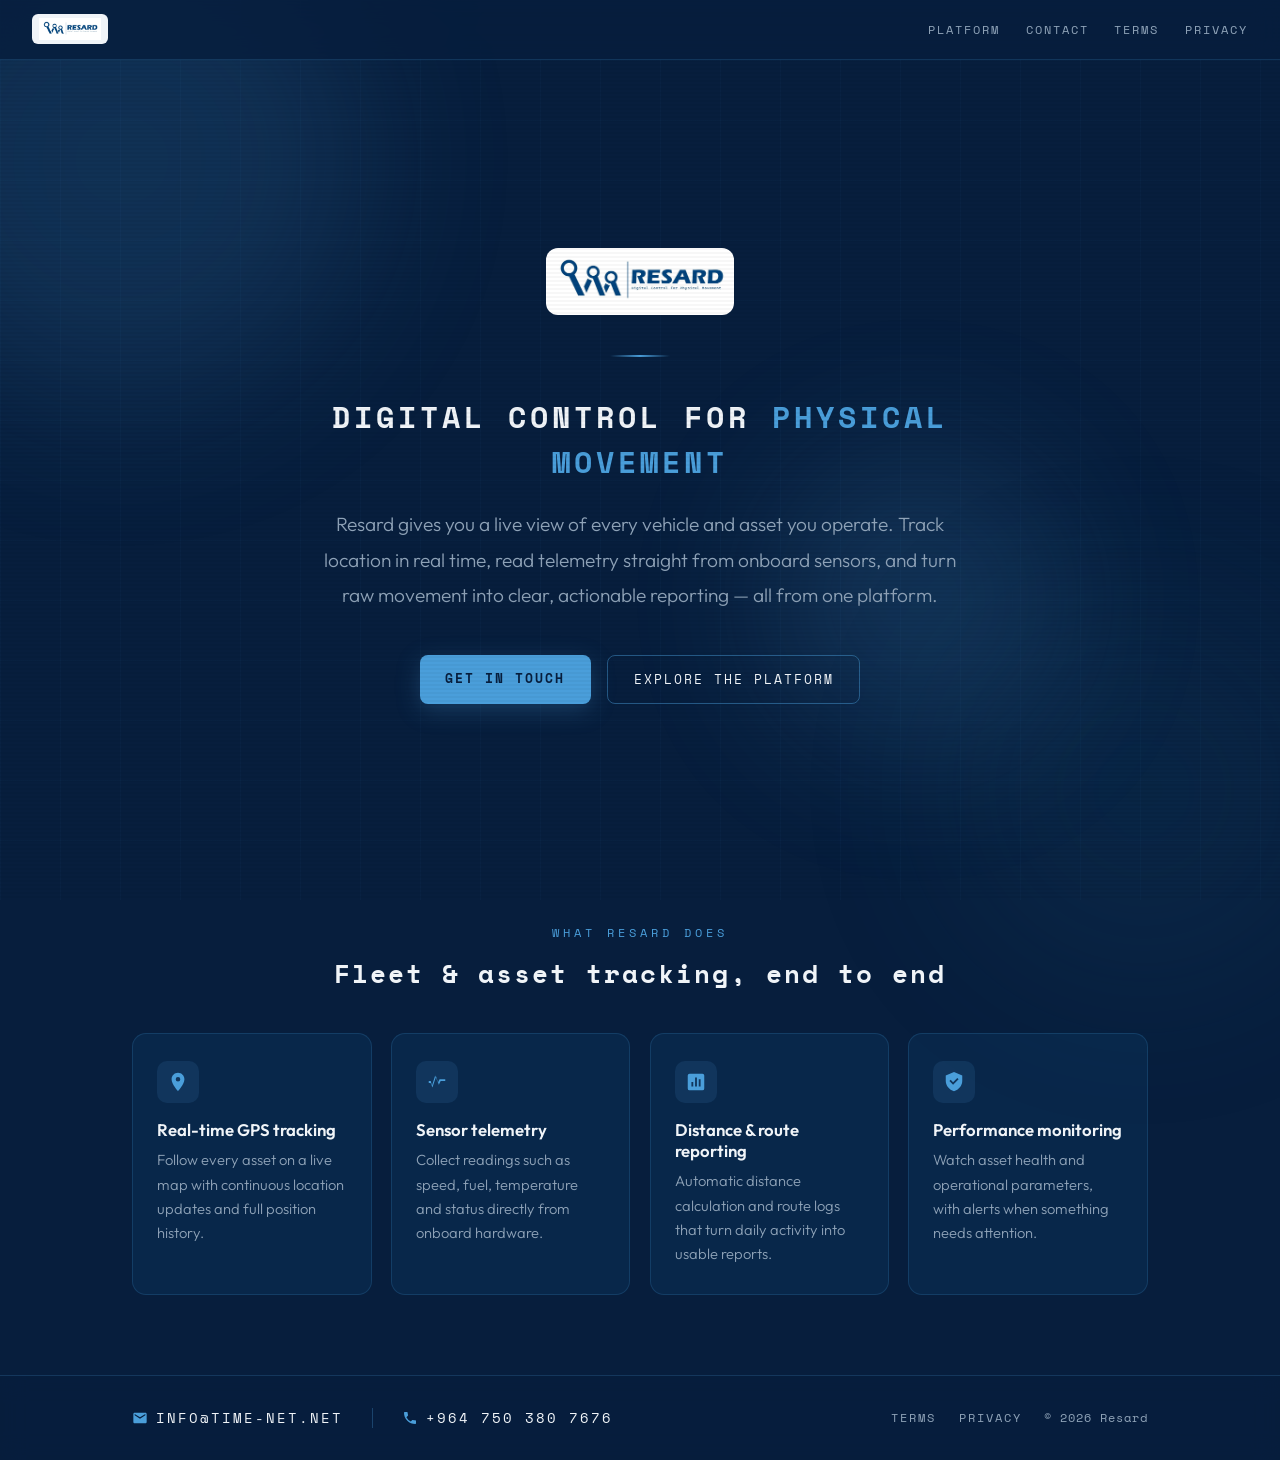
<file: index.html>
<!DOCTYPE html>
<html lang="en">
<head>
  <meta charset="UTF-8">
  <meta name="viewport" content="width=device-width, initial-scale=1.0">
  <title>Resard — Real-Time Fleet &amp; Asset Tracking Platform</title>
  <meta name="description" content="Resard is a fleet and asset tracking platform: real-time GPS location, sensor telemetry, distance reporting and performance monitoring from a single dashboard.">
  <meta name="keywords" content="fleet tracking, asset tracking, GPS tracking, telemetry, vehicle tracking, fleet management, real-time location, route reporting">
  <meta name="author" content="Resard">
  <meta name="robots" content="index, follow">
  <meta name="theme-color" content="#0a0e14">
  <link rel="canonical" href="https://resard.net/">

  <!-- Open Graph / Facebook -->
  <meta property="og:type" content="website">
  <meta property="og:site_name" content="Resard">
  <meta property="og:url" content="https://resard.net/">
  <meta property="og:title" content="Resard — Real-Time Fleet &amp; Asset Tracking Platform">
  <meta property="og:description" content="Track location in real time, read telemetry straight from onboard sensors, and turn raw movement into clear, actionable reporting — all from one platform.">
  <meta property="og:image" content="https://resard.net/logo.jpg">
  <meta property="og:image:alt" content="Resard logo">
  <meta property="og:locale" content="en_US">

  <!-- Twitter -->
  <meta name="twitter:card" content="summary_large_image">
  <meta name="twitter:title" content="Resard — Real-Time Fleet &amp; Asset Tracking Platform">
  <meta name="twitter:description" content="Track location in real time, read telemetry straight from onboard sensors, and turn raw movement into clear, actionable reporting — all from one platform.">
  <meta name="twitter:image" content="https://resard.net/logo.jpg">

  <link rel="icon" type="image/jpeg" href="logo.jpg">
  <link rel="apple-touch-icon" href="logo.jpg">

  <link rel="preconnect" href="https://fonts.googleapis.com">
  <link rel="preconnect" href="https://fonts.gstatic.com" crossorigin>
  <link href="https://fonts.googleapis.com/css2?family=Outfit:wght@300;400;500;600;700&family=Space+Mono:wght@400;700&display=swap" rel="stylesheet">
  <link rel="stylesheet" href="style.css">

  <script type="application/ld+json">
  {
    "@context": "https://schema.org",
    "@graph": [
      {
        "@type": "Organization",
        "@id": "https://resard.net/#organization",
        "name": "Resard",
        "url": "https://resard.net/",
        "logo": "https://resard.net/logo.jpg",
        "email": "info@time-net.net",
        "telephone": "+964 750 380 7676",
        "address": {
          "@type": "PostalAddress",
          "addressLocality": "Erbil",
          "addressRegion": "Kurdistan Region",
          "addressCountry": "IQ"
        }
      },
      {
        "@type": "WebSite",
        "@id": "https://resard.net/#website",
        "url": "https://resard.net/",
        "name": "Resard",
        "description": "Fleet and asset tracking platform with real-time GPS location, sensor telemetry, distance reporting and performance monitoring.",
        "publisher": { "@id": "https://resard.net/#organization" }
      },
      {
        "@type": "SoftwareApplication",
        "name": "Resard",
        "applicationCategory": "BusinessApplication",
        "operatingSystem": "Web",
        "url": "https://resard.net/",
        "description": "Fleet and asset tracking platform: real-time GPS location, sensor telemetry, distance reporting and performance monitoring from a single dashboard.",
        "publisher": { "@id": "https://resard.net/#organization" },
        "offers": {
          "@type": "Offer",
          "price": "0",
          "priceCurrency": "USD"
        }
      }
    ]
  }
  </script>
</head>
<body>

<div class="grid-bg"></div>
<div class="orb orb-1"></div>
<div class="orb orb-2"></div>
<div class="orb orb-3"></div>
<div class="scanline"></div>

<header class="site-header">
  <a class="brand" href="index.html">
    <img src="logo.jpg" alt="Resard logo" width="120" height="40" decoding="async">
  </a>
  <nav class="nav" aria-label="Primary">
    <a href="#platform">Platform</a>
    <a href="#contact">Contact</a>
    <a href="terms.html">Terms</a>
    <a href="privacy.html">Privacy</a>
  </nav>
</header>

<main>
  <section class="hero">
    <div class="logo-wrapper">
      <img src="logo.jpg" alt="Resard — digital control for physical movement" width="200" height="67" fetchpriority="high" decoding="async">
    </div>

    <div class="divider"></div>

    <h1>Digital control for <span class="accent">physical movement</span></h1>

    <p class="tagline">
      Resard gives you a live view of every vehicle and asset you operate.
      Track location in real time, read telemetry straight from onboard sensors,
      and turn raw movement into clear, actionable reporting — all from one platform.
    </p>

    <div class="cta-row">
      <a class="btn btn-primary" href="#contact">Get in touch</a>
      <a class="btn btn-ghost" href="#platform">Explore the platform</a>
    </div>
  </section>

  <section class="section" id="platform">
    <p class="section-eyebrow">What Resard does</p>
    <h2 class="section-title">Fleet &amp; asset tracking, end to end</h2>

    <div class="cards">
      <div class="card">
        <span class="icon">
          <svg viewBox="0 0 24 24"><path d="M12 2C8.13 2 5 5.13 5 9c0 5.25 7 13 7 13s7-7.75 7-13c0-3.87-3.13-7-7-7zm0 9.5A2.5 2.5 0 1112 6.5a2.5 2.5 0 010 5z"/></svg>
        </span>
        <h3>Real-time GPS tracking</h3>
        <p>Follow every asset on a live map with continuous location updates and full position history.</p>
      </div>

      <div class="card">
        <span class="icon">
          <svg viewBox="0 0 24 24"><path d="M3 13h2l2 5 4-12 3 9 2-4h5v-2h-6.2l-1.8 3.6L10 5 6.5 16 5.2 11H3z"/></svg>
        </span>
        <h3>Sensor telemetry</h3>
        <p>Collect readings such as speed, fuel, temperature and status directly from onboard hardware.</p>
      </div>

      <div class="card">
        <span class="icon">
          <svg viewBox="0 0 24 24"><path d="M19 3H5a2 2 0 00-2 2v14a2 2 0 002 2h14a2 2 0 002-2V5a2 2 0 00-2-2zM9 17H7v-5h2v5zm4 0h-2V7h2v10zm4 0h-2v-8h2v8z"/></svg>
        </span>
        <h3>Distance &amp; route reporting</h3>
        <p>Automatic distance calculation and route logs that turn daily activity into usable reports.</p>
      </div>

      <div class="card">
        <span class="icon">
          <svg viewBox="0 0 24 24"><path d="M12 1l9 4v6c0 5-3.8 9.7-9 11-5.2-1.3-9-6-9-11V5l9-4zm-1 14l6-6-1.4-1.4L11 12.2 8.4 9.6 7 11l4 4z"/></svg>
        </span>
        <h3>Performance monitoring</h3>
        <p>Watch asset health and operational parameters, with alerts when something needs attention.</p>
      </div>
    </div>
  </section>
</main>

<footer class="site-footer" id="contact">
  <div class="footer-inner">
    <div class="contact">
      <a href="mailto:info@time-net.net">
        <svg viewBox="0 0 24 24"><path d="M20 4H4c-1.1 0-2 .9-2 2v12c0 1.1.9 2 2 2h16c1.1 0 2-.9 2-2V6c0-1.1-.9-2-2-2zm0 4l-8 5-8-5V6l8 5 8-5v2z"/></svg>
        info@time-net.net
      </a>
      <span class="sep"></span>
      <a href="tel:+9647503807676">
        <svg viewBox="0 0 24 24"><path d="M6.62 10.79a15.05 15.05 0 006.59 6.59l2.2-2.2a1 1 0 011.01-.24c1.12.37 2.33.57 3.58.57.55 0 1 .45 1 1V20a1 1 0 01-1 1A17 17 0 013 4a1 1 0 011-1h3.5a1 1 0 011 1c0 1.25.2 2.46.57 3.58a1 1 0 01-.24 1.01l-2.2 2.2z"/></svg>
        +964 750 380 7676
      </a>
    </div>
    <div class="footer-meta">
      <a href="terms.html">Terms</a>
      <a href="privacy.html">Privacy</a>
      <span class="copy">© 2026 Resard</span>
    </div>
  </div>
</footer>

</body>
</html>
</file>
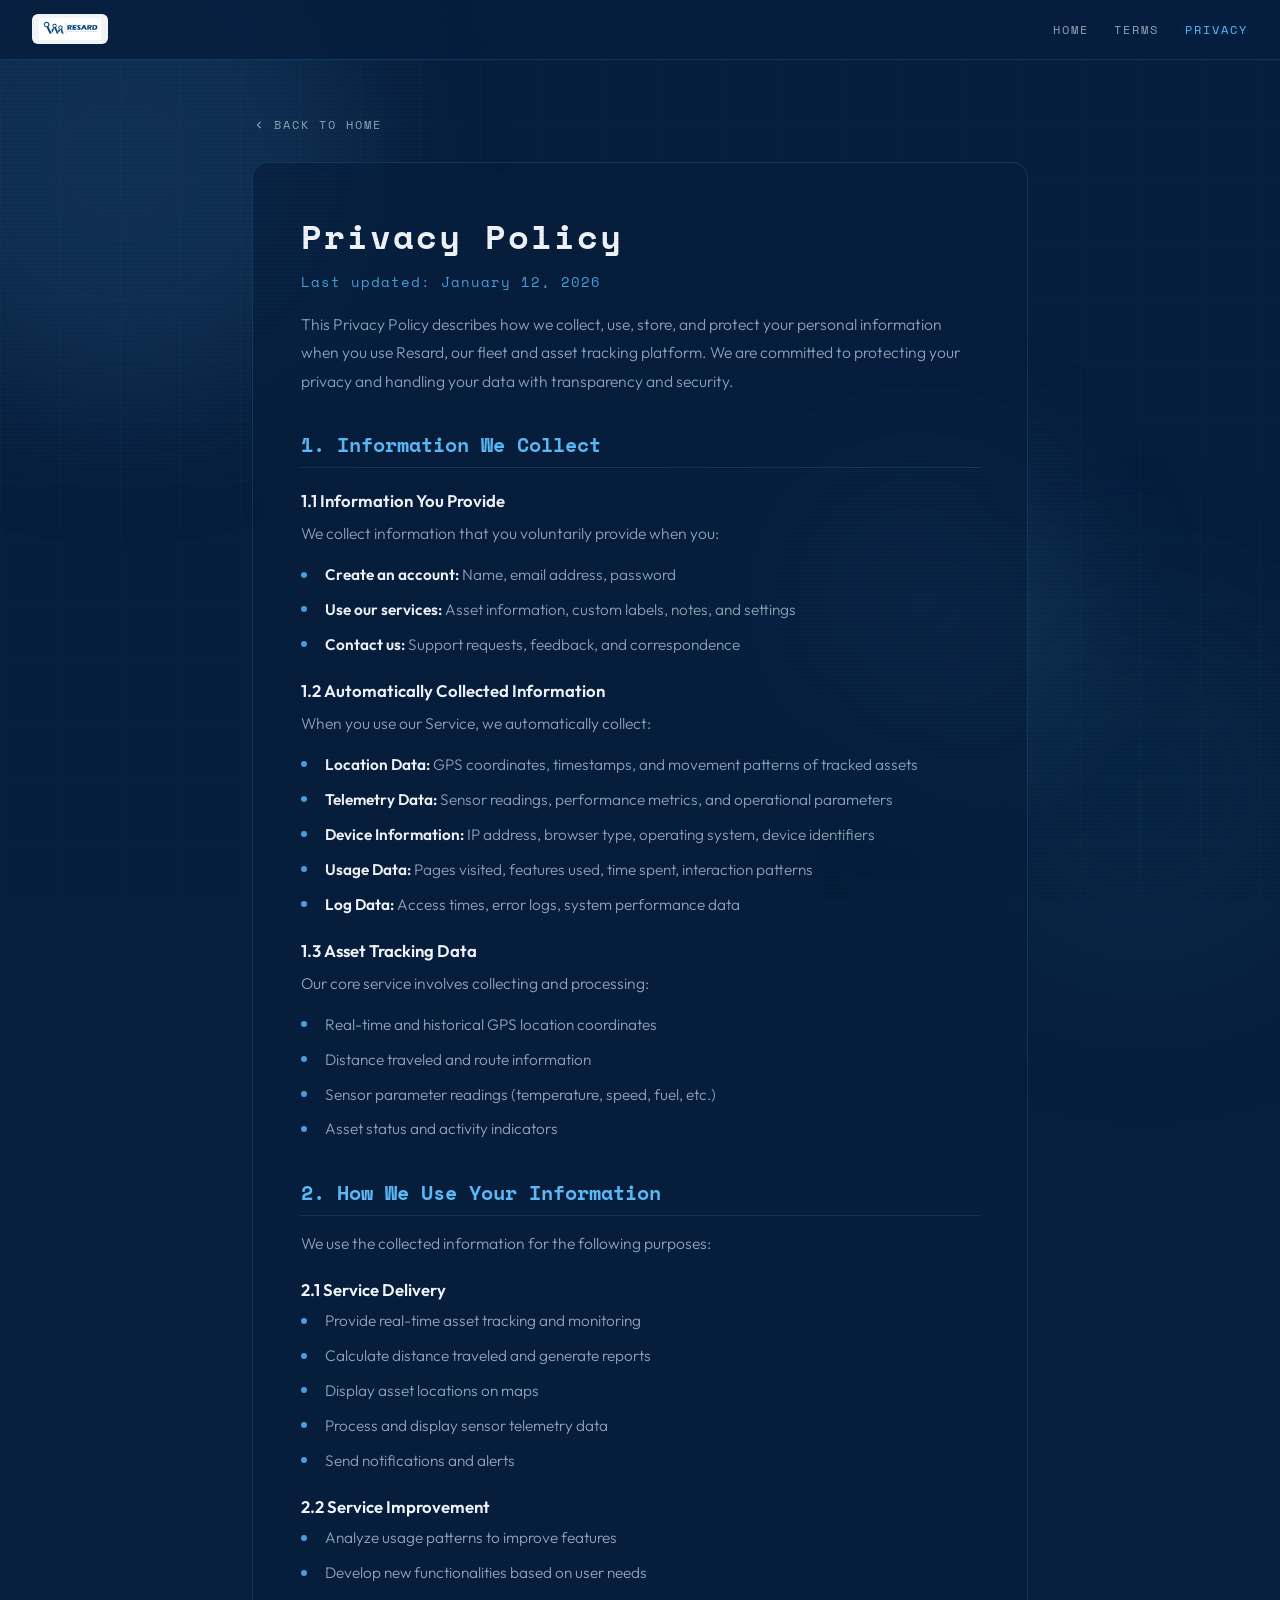
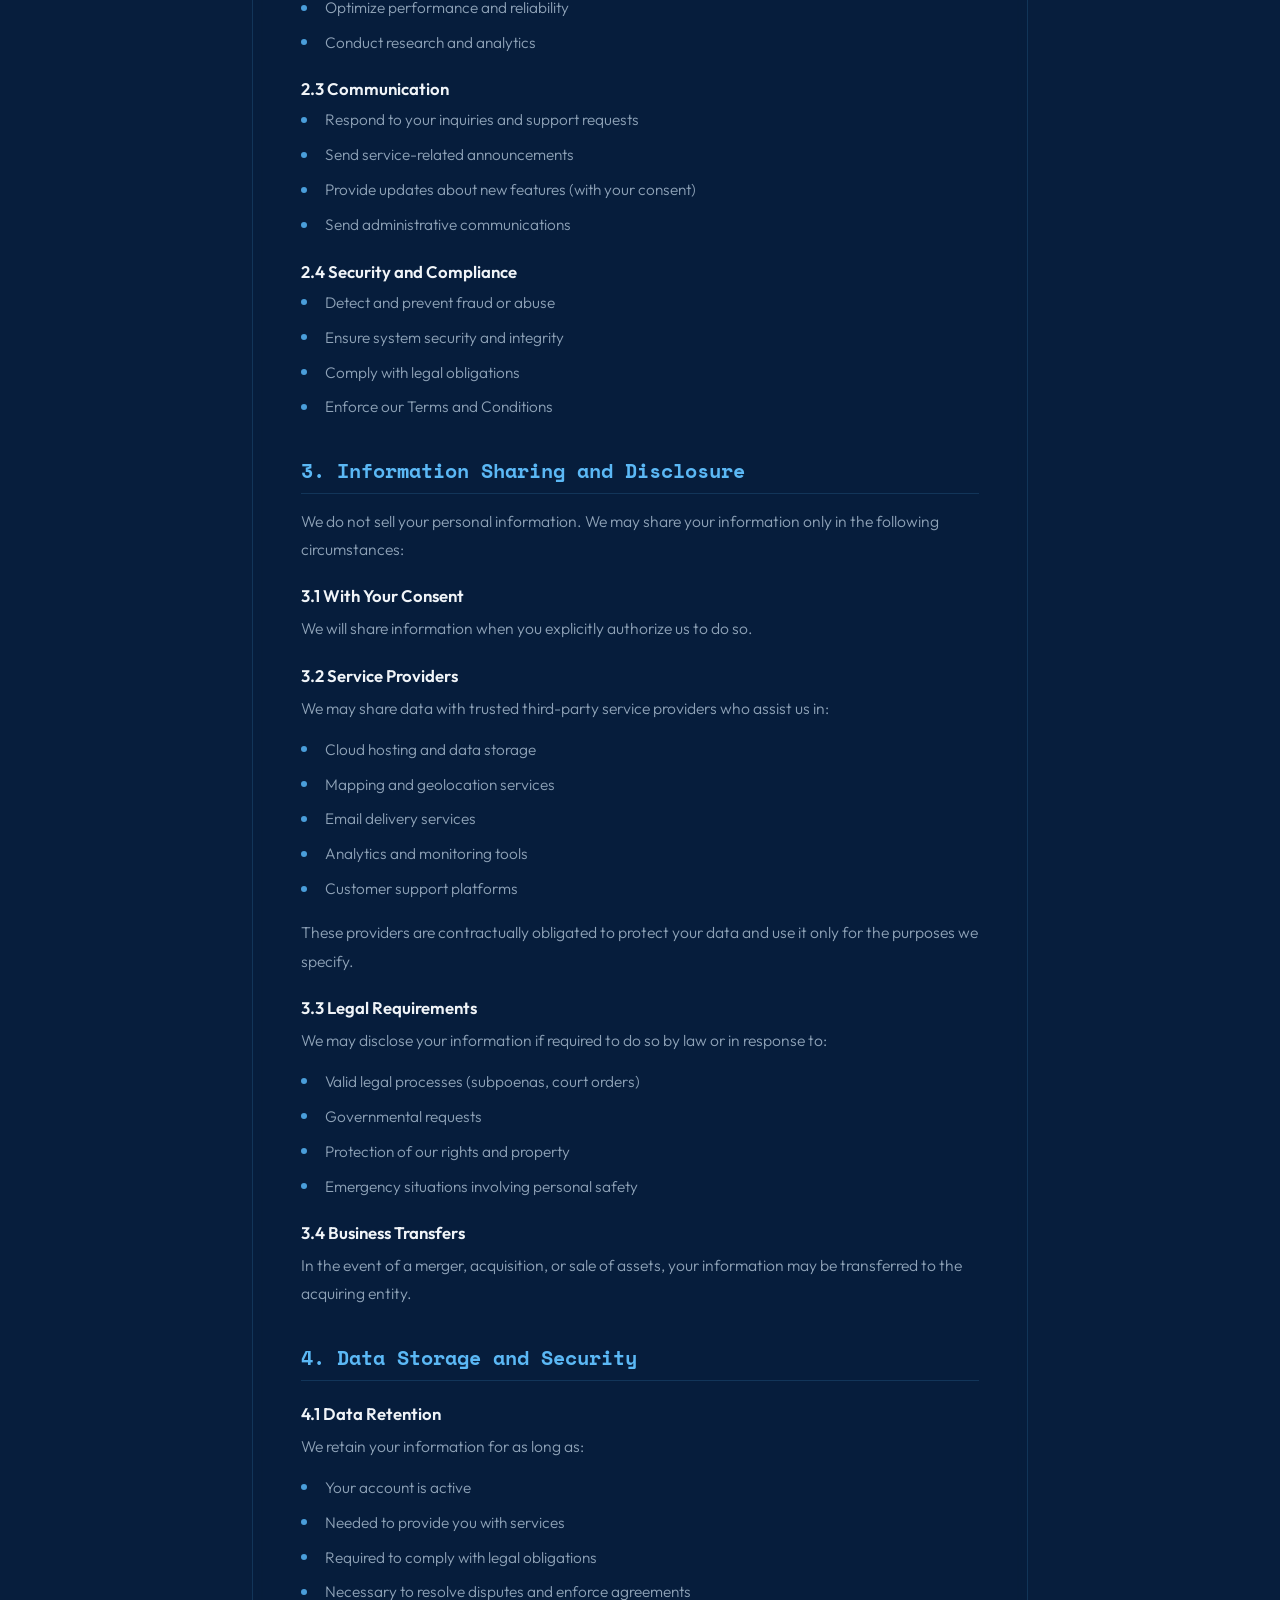
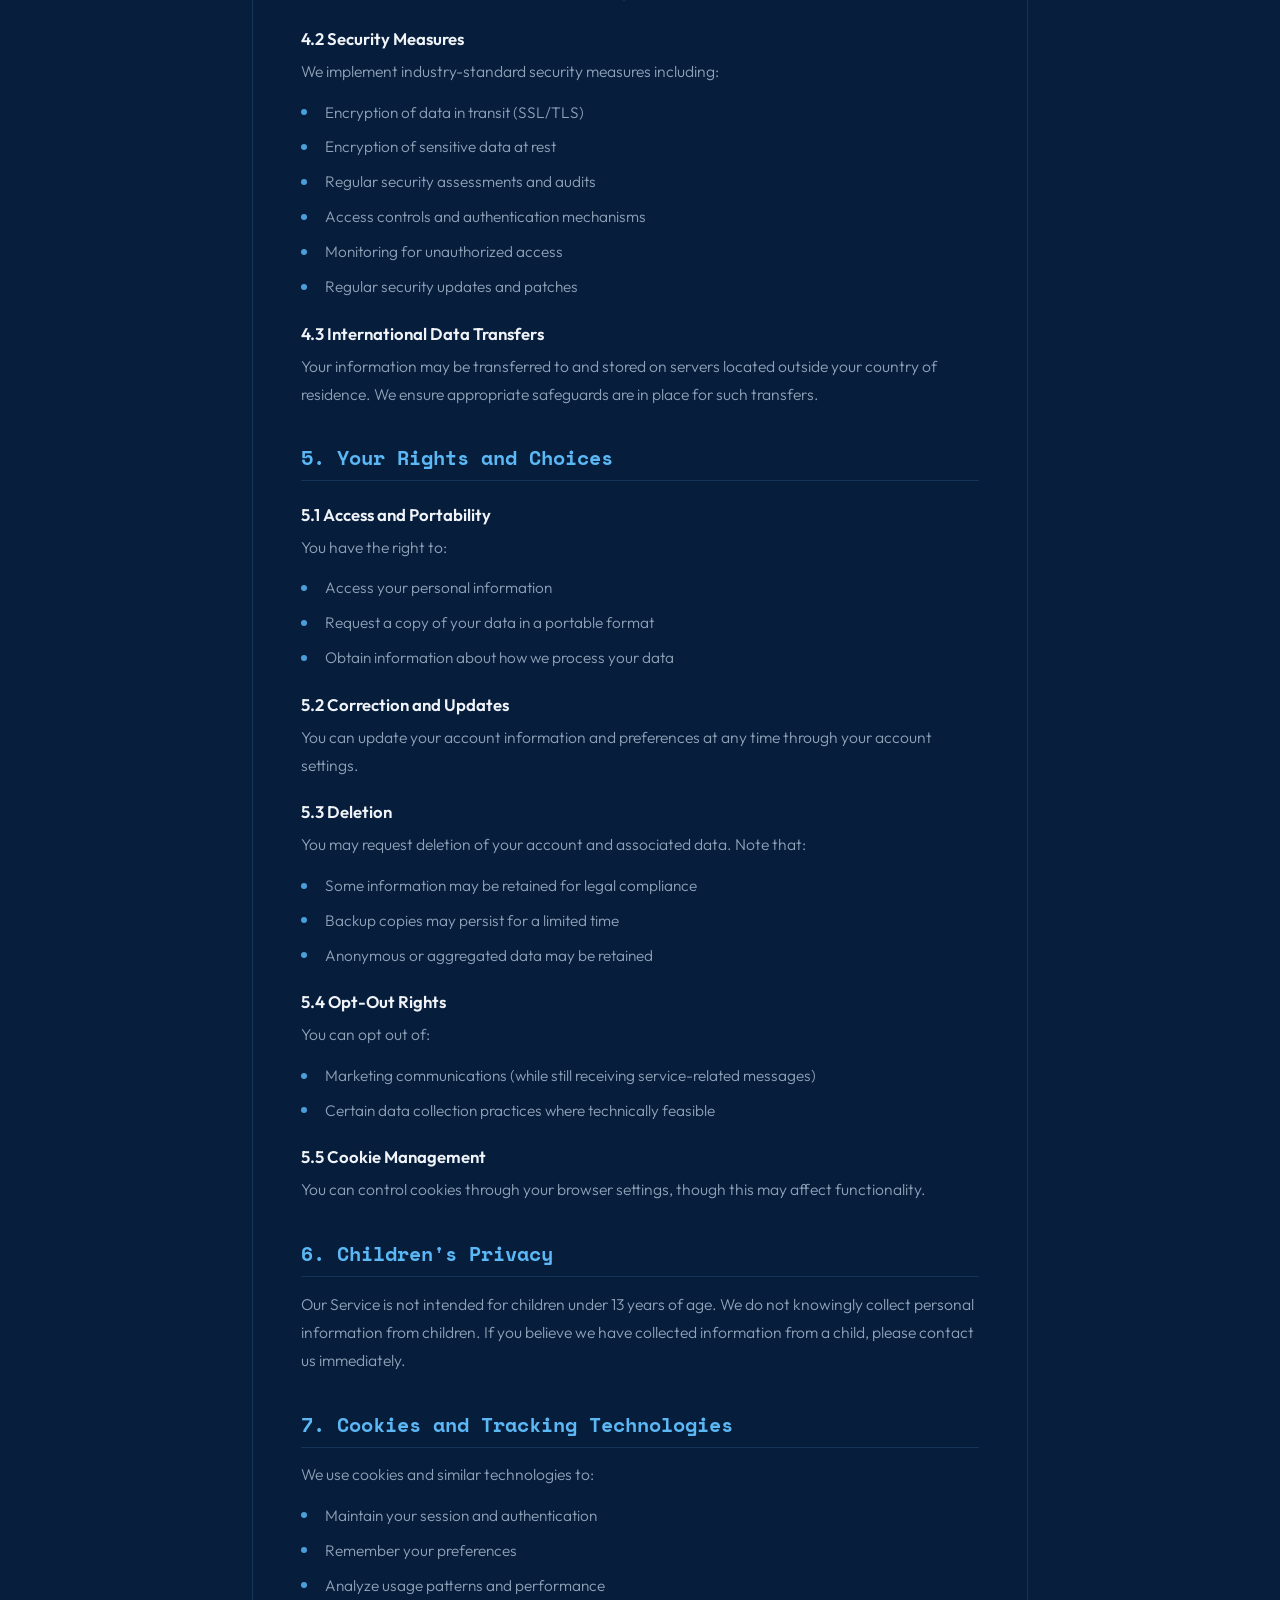
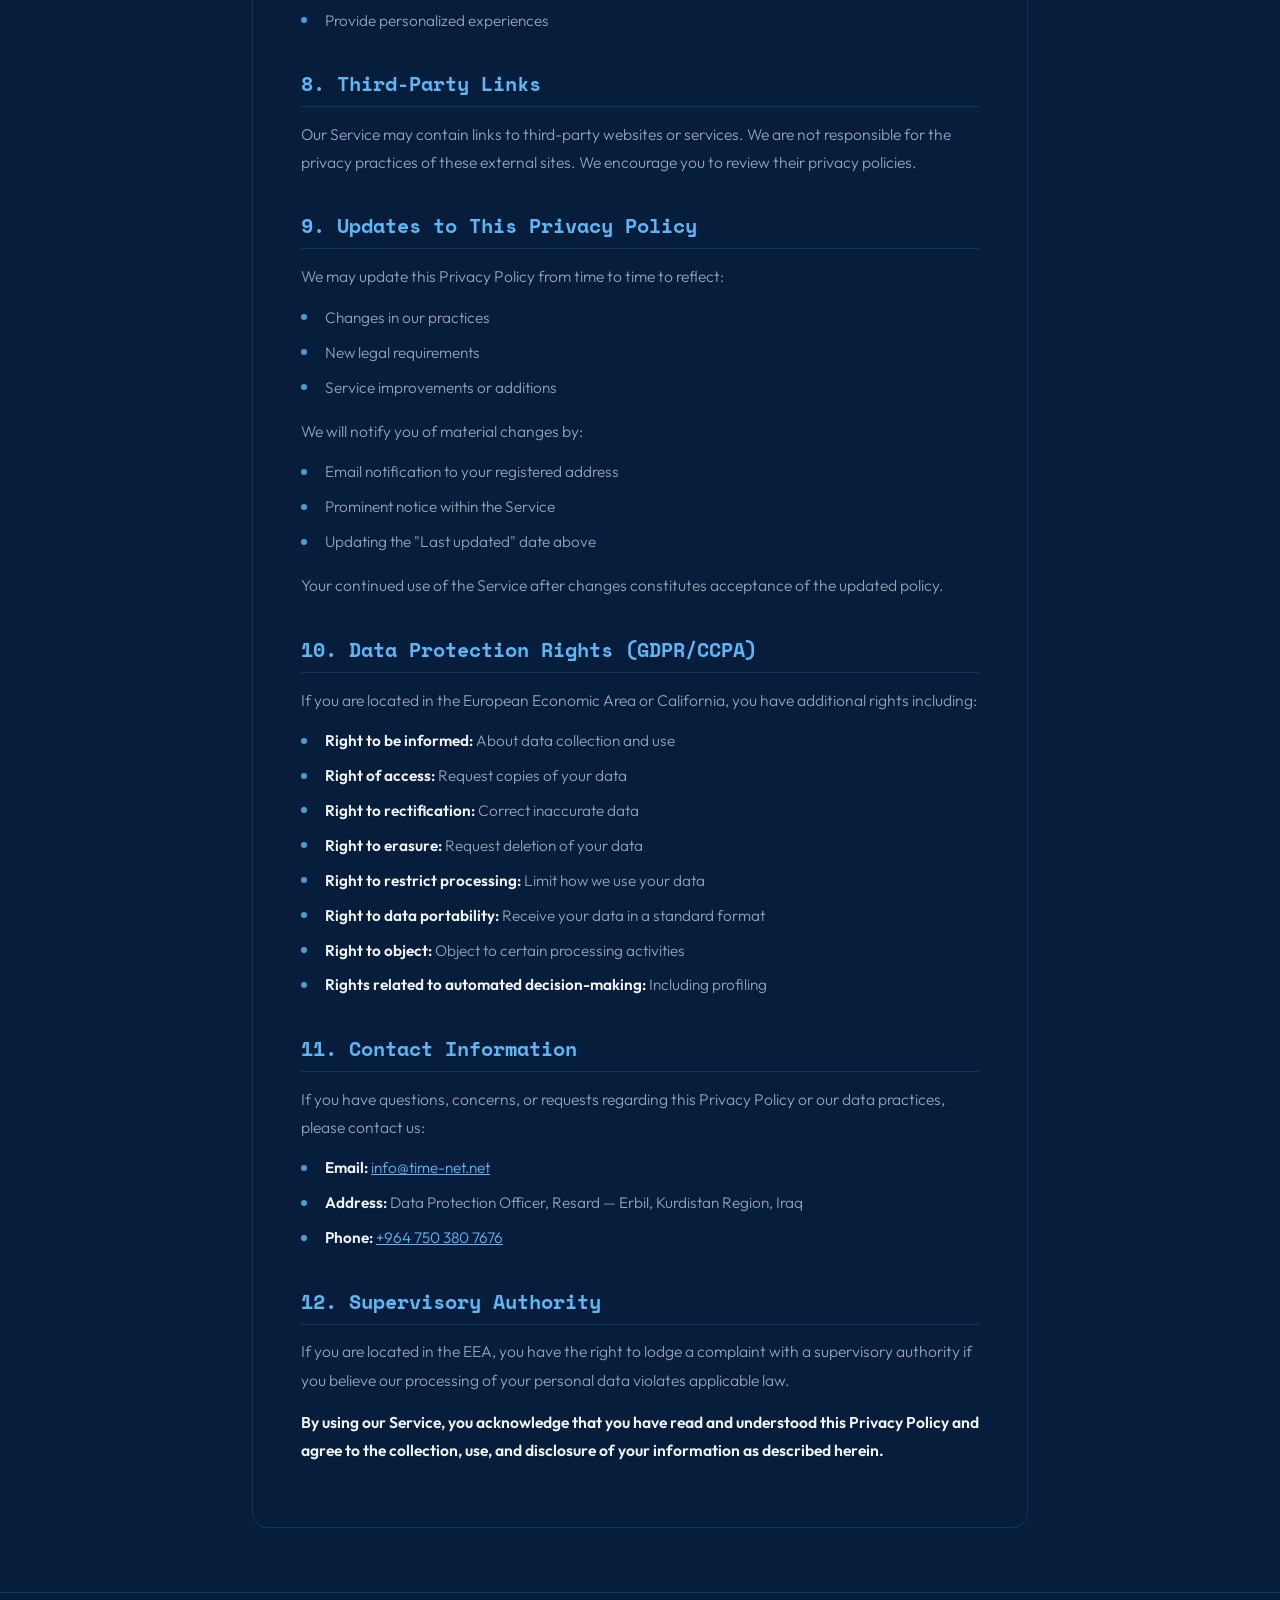
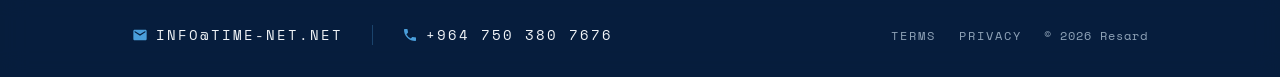
<file: privacy.html>
<!DOCTYPE html>
<html lang="en">
<head>
  <meta charset="UTF-8">
  <meta name="viewport" content="width=device-width, initial-scale=1.0">
  <title>Privacy Policy — Resard</title>
  <meta name="description" content="Privacy Policy for Resard, the fleet and asset tracking platform. Learn how we collect, use, store and protect your data.">
  <meta name="robots" content="index, follow">
  <meta name="theme-color" content="#0a0e14">
  <link rel="canonical" href="https://resard.net/privacy.html">

  <meta property="og:type" content="website">
  <meta property="og:site_name" content="Resard">
  <meta property="og:url" content="https://resard.net/privacy.html">
  <meta property="og:title" content="Privacy Policy — Resard">
  <meta property="og:description" content="Privacy Policy for Resard, the fleet and asset tracking platform.">
  <meta property="og:image" content="https://resard.net/logo.jpg">
  <meta name="twitter:card" content="summary">

  <link rel="icon" type="image/jpeg" href="logo.jpg">
  <link rel="apple-touch-icon" href="logo.jpg">

  <link rel="preconnect" href="https://fonts.googleapis.com">
  <link rel="preconnect" href="https://fonts.gstatic.com" crossorigin>
  <link href="https://fonts.googleapis.com/css2?family=Outfit:wght@300;400;500;600;700&family=Space+Mono:wght@400;700&display=swap" rel="stylesheet">
  <link rel="stylesheet" href="style.css">
</head>
<body>

<div class="grid-bg"></div>
<div class="orb orb-1"></div>
<div class="orb orb-2"></div>
<div class="orb orb-3"></div>
<div class="scanline"></div>

<header class="site-header">
  <a class="brand" href="index.html">
    <img src="logo.jpg" alt="Resard logo" width="120" height="40" decoding="async">
  </a>
  <nav class="nav" aria-label="Primary">
    <a href="index.html">Home</a>
    <a href="terms.html">Terms</a>
    <a href="privacy.html" class="active">Privacy</a>
  </nav>
</header>

<main class="legal">
  <a class="back-link" href="index.html">
    <svg viewBox="0 0 24 24"><path d="M15.4 7.4L14 6l-6 6 6 6 1.4-1.4L10.8 12z"/></svg>
    Back to home
  </a>
  <article class="legal-card">
<h1>Privacy Policy</h1>
<p><em>Last updated: January 12, 2026</em></p>

<p>This Privacy Policy describes how we collect, use, store, and protect your personal information when you use Resard, our fleet and asset tracking platform. We are committed to protecting your privacy and handling your data with transparency and security.</p>

<h2>1. Information We Collect</h2>

<h3>1.1 Information You Provide</h3>
<p>We collect information that you voluntarily provide when you:</p>
<ul>
    <li><strong>Create an account:</strong> Name, email address, password</li>
    <li><strong>Use our services:</strong> Asset information, custom labels, notes, and settings</li>
    <li><strong>Contact us:</strong> Support requests, feedback, and correspondence</li>
</ul>

<h3>1.2 Automatically Collected Information</h3>
<p>When you use our Service, we automatically collect:</p>
<ul>
    <li><strong>Location Data:</strong> GPS coordinates, timestamps, and movement patterns of tracked assets</li>
    <li><strong>Telemetry Data:</strong> Sensor readings, performance metrics, and operational parameters</li>
    <li><strong>Device Information:</strong> IP address, browser type, operating system, device identifiers</li>
    <li><strong>Usage Data:</strong> Pages visited, features used, time spent, interaction patterns</li>
    <li><strong>Log Data:</strong> Access times, error logs, system performance data</li>
</ul>

<h3>1.3 Asset Tracking Data</h3>
<p>Our core service involves collecting and processing:</p>
<ul>
    <li>Real-time and historical GPS location coordinates</li>
    <li>Distance traveled and route information</li>
    <li>Sensor parameter readings (temperature, speed, fuel, etc.)</li>
    <li>Asset status and activity indicators</li>
</ul>

<h2>2. How We Use Your Information</h2>
<p>We use the collected information for the following purposes:</p>

<h3>2.1 Service Delivery</h3>
<ul>
    <li>Provide real-time asset tracking and monitoring</li>
    <li>Calculate distance traveled and generate reports</li>
    <li>Display asset locations on maps</li>
    <li>Process and display sensor telemetry data</li>
    <li>Send notifications and alerts</li>
</ul>

<h3>2.2 Service Improvement</h3>
<ul>
    <li>Analyze usage patterns to improve features</li>
    <li>Develop new functionalities based on user needs</li>
    <li>Optimize performance and reliability</li>
    <li>Conduct research and analytics</li>
</ul>

<h3>2.3 Communication</h3>
<ul>
    <li>Respond to your inquiries and support requests</li>
    <li>Send service-related announcements</li>
    <li>Provide updates about new features (with your consent)</li>
    <li>Send administrative communications</li>
</ul>

<h3>2.4 Security and Compliance</h3>
<ul>
    <li>Detect and prevent fraud or abuse</li>
    <li>Ensure system security and integrity</li>
    <li>Comply with legal obligations</li>
    <li>Enforce our Terms and Conditions</li>
</ul>

<h2>3. Information Sharing and Disclosure</h2>
<p>We do not sell your personal information. We may share your information only in the following circumstances:</p>

<h3>3.1 With Your Consent</h3>
<p>We will share information when you explicitly authorize us to do so.</p>

<h3>3.2 Service Providers</h3>
<p>We may share data with trusted third-party service providers who assist us in:</p>
<ul>
    <li>Cloud hosting and data storage</li>
    <li>Mapping and geolocation services</li>
    <li>Email delivery services</li>
    <li>Analytics and monitoring tools</li>
    <li>Customer support platforms</li>
</ul>
<p>These providers are contractually obligated to protect your data and use it only for the purposes we specify.</p>

<h3>3.3 Legal Requirements</h3>
<p>We may disclose your information if required to do so by law or in response to:</p>
<ul>
    <li>Valid legal processes (subpoenas, court orders)</li>
    <li>Governmental requests</li>
    <li>Protection of our rights and property</li>
    <li>Emergency situations involving personal safety</li>
</ul>

<h3>3.4 Business Transfers</h3>
<p>In the event of a merger, acquisition, or sale of assets, your information may be transferred to the acquiring entity.</p>

<h2>4. Data Storage and Security</h2>

<h3>4.1 Data Retention</h3>
<p>We retain your information for as long as:</p>
<ul>
    <li>Your account is active</li>
    <li>Needed to provide you with services</li>
    <li>Required to comply with legal obligations</li>
    <li>Necessary to resolve disputes and enforce agreements</li>
</ul>

<h3>4.2 Security Measures</h3>
<p>We implement industry-standard security measures including:</p>
<ul>
    <li>Encryption of data in transit (SSL/TLS)</li>
    <li>Encryption of sensitive data at rest</li>
    <li>Regular security assessments and audits</li>
    <li>Access controls and authentication mechanisms</li>
    <li>Monitoring for unauthorized access</li>
    <li>Regular security updates and patches</li>
</ul>

<h3>4.3 International Data Transfers</h3>
<p>Your information may be transferred to and stored on servers located outside your country of residence. We ensure appropriate safeguards are in place for such transfers.</p>

<h2>5. Your Rights and Choices</h2>

<h3>5.1 Access and Portability</h3>
<p>You have the right to:</p>
<ul>
    <li>Access your personal information</li>
    <li>Request a copy of your data in a portable format</li>
    <li>Obtain information about how we process your data</li>
</ul>

<h3>5.2 Correction and Updates</h3>
<p>You can update your account information and preferences at any time through your account settings.</p>

<h3>5.3 Deletion</h3>
<p>You may request deletion of your account and associated data. Note that:</p>
<ul>
    <li>Some information may be retained for legal compliance</li>
    <li>Backup copies may persist for a limited time</li>
    <li>Anonymous or aggregated data may be retained</li>
</ul>

<h3>5.4 Opt-Out Rights</h3>
<p>You can opt out of:</p>
<ul>
    <li>Marketing communications (while still receiving service-related messages)</li>
    <li>Certain data collection practices where technically feasible</li>
</ul>

<h3>5.5 Cookie Management</h3>
<p>You can control cookies through your browser settings, though this may affect functionality.</p>

<h2>6. Children's Privacy</h2>
<p>Our Service is not intended for children under 13 years of age. We do not knowingly collect personal information from children. If you believe we have collected information from a child, please contact us immediately.</p>

<h2>7. Cookies and Tracking Technologies</h2>
<p>We use cookies and similar technologies to:</p>
<ul>
    <li>Maintain your session and authentication</li>
    <li>Remember your preferences</li>
    <li>Analyze usage patterns and performance</li>
    <li>Provide personalized experiences</li>
</ul>

<h2>8. Third-Party Links</h2>
<p>Our Service may contain links to third-party websites or services. We are not responsible for the privacy practices of these external sites. We encourage you to review their privacy policies.</p>

<h2>9. Updates to This Privacy Policy</h2>
<p>We may update this Privacy Policy from time to time to reflect:</p>
<ul>
    <li>Changes in our practices</li>
    <li>New legal requirements</li>
    <li>Service improvements or additions</li>
</ul>
<p>We will notify you of material changes by:</p>
<ul>
    <li>Email notification to your registered address</li>
    <li>Prominent notice within the Service</li>
    <li>Updating the "Last updated" date above</li>
</ul>
<p>Your continued use of the Service after changes constitutes acceptance of the updated policy.</p>

<h2>10. Data Protection Rights (GDPR/CCPA)</h2>
<p>If you are located in the European Economic Area or California, you have additional rights including:</p>
<ul>
    <li><strong>Right to be informed:</strong> About data collection and use</li>
    <li><strong>Right of access:</strong> Request copies of your data</li>
    <li><strong>Right to rectification:</strong> Correct inaccurate data</li>
    <li><strong>Right to erasure:</strong> Request deletion of your data</li>
    <li><strong>Right to restrict processing:</strong> Limit how we use your data</li>
    <li><strong>Right to data portability:</strong> Receive your data in a standard format</li>
    <li><strong>Right to object:</strong> Object to certain processing activities</li>
    <li><strong>Rights related to automated decision-making:</strong> Including profiling</li>
</ul>

<h2>11. Contact Information</h2>
<p>If you have questions, concerns, or requests regarding this Privacy Policy or our data practices, please contact us:</p>
<ul>
    <li><strong>Email:</strong> <a href="mailto:info@time-net.net">info@time-net.net</a></li>
    <li><strong>Address:</strong> Data Protection Officer, Resard — Erbil, Kurdistan Region, Iraq</li>
    <li><strong>Phone:</strong> <a href="tel:+9647503807676">+964 750 380 7676</a></li>
</ul>

<h2>12. Supervisory Authority</h2>
<p>If you are located in the EEA, you have the right to lodge a complaint with a supervisory authority if you believe our processing of your personal data violates applicable law.</p>

<p><strong>By using our Service, you acknowledge that you have read and understood this Privacy Policy and agree to the collection, use, and disclosure of your information as described herein.</strong></p>
  </article>
</main>

<footer class="site-footer">
  <div class="footer-inner">
    <div class="contact">
      <a href="mailto:info@time-net.net">
        <svg viewBox="0 0 24 24"><path d="M20 4H4c-1.1 0-2 .9-2 2v12c0 1.1.9 2 2 2h16c1.1 0 2-.9 2-2V6c0-1.1-.9-2-2-2zm0 4l-8 5-8-5V6l8 5 8-5v2z"/></svg>
        info@time-net.net
      </a>
      <span class="sep"></span>
      <a href="tel:+9647503807676">
        <svg viewBox="0 0 24 24"><path d="M6.62 10.79a15.05 15.05 0 006.59 6.59l2.2-2.2a1 1 0 011.01-.24c1.12.37 2.33.57 3.58.57.55 0 1 .45 1 1V20a1 1 0 01-1 1A17 17 0 013 4a1 1 0 011-1h3.5a1 1 0 011 1c0 1.25.2 2.46.57 3.58a1 1 0 01-.24 1.01l-2.2 2.2z"/></svg>
        +964 750 380 7676
      </a>
    </div>
    <div class="footer-meta">
      <a href="terms.html">Terms</a>
      <a href="privacy.html">Privacy</a>
      <span class="copy">© 2026 Resard</span>
    </div>
  </div>
</footer>

</body>
</html>
</file>
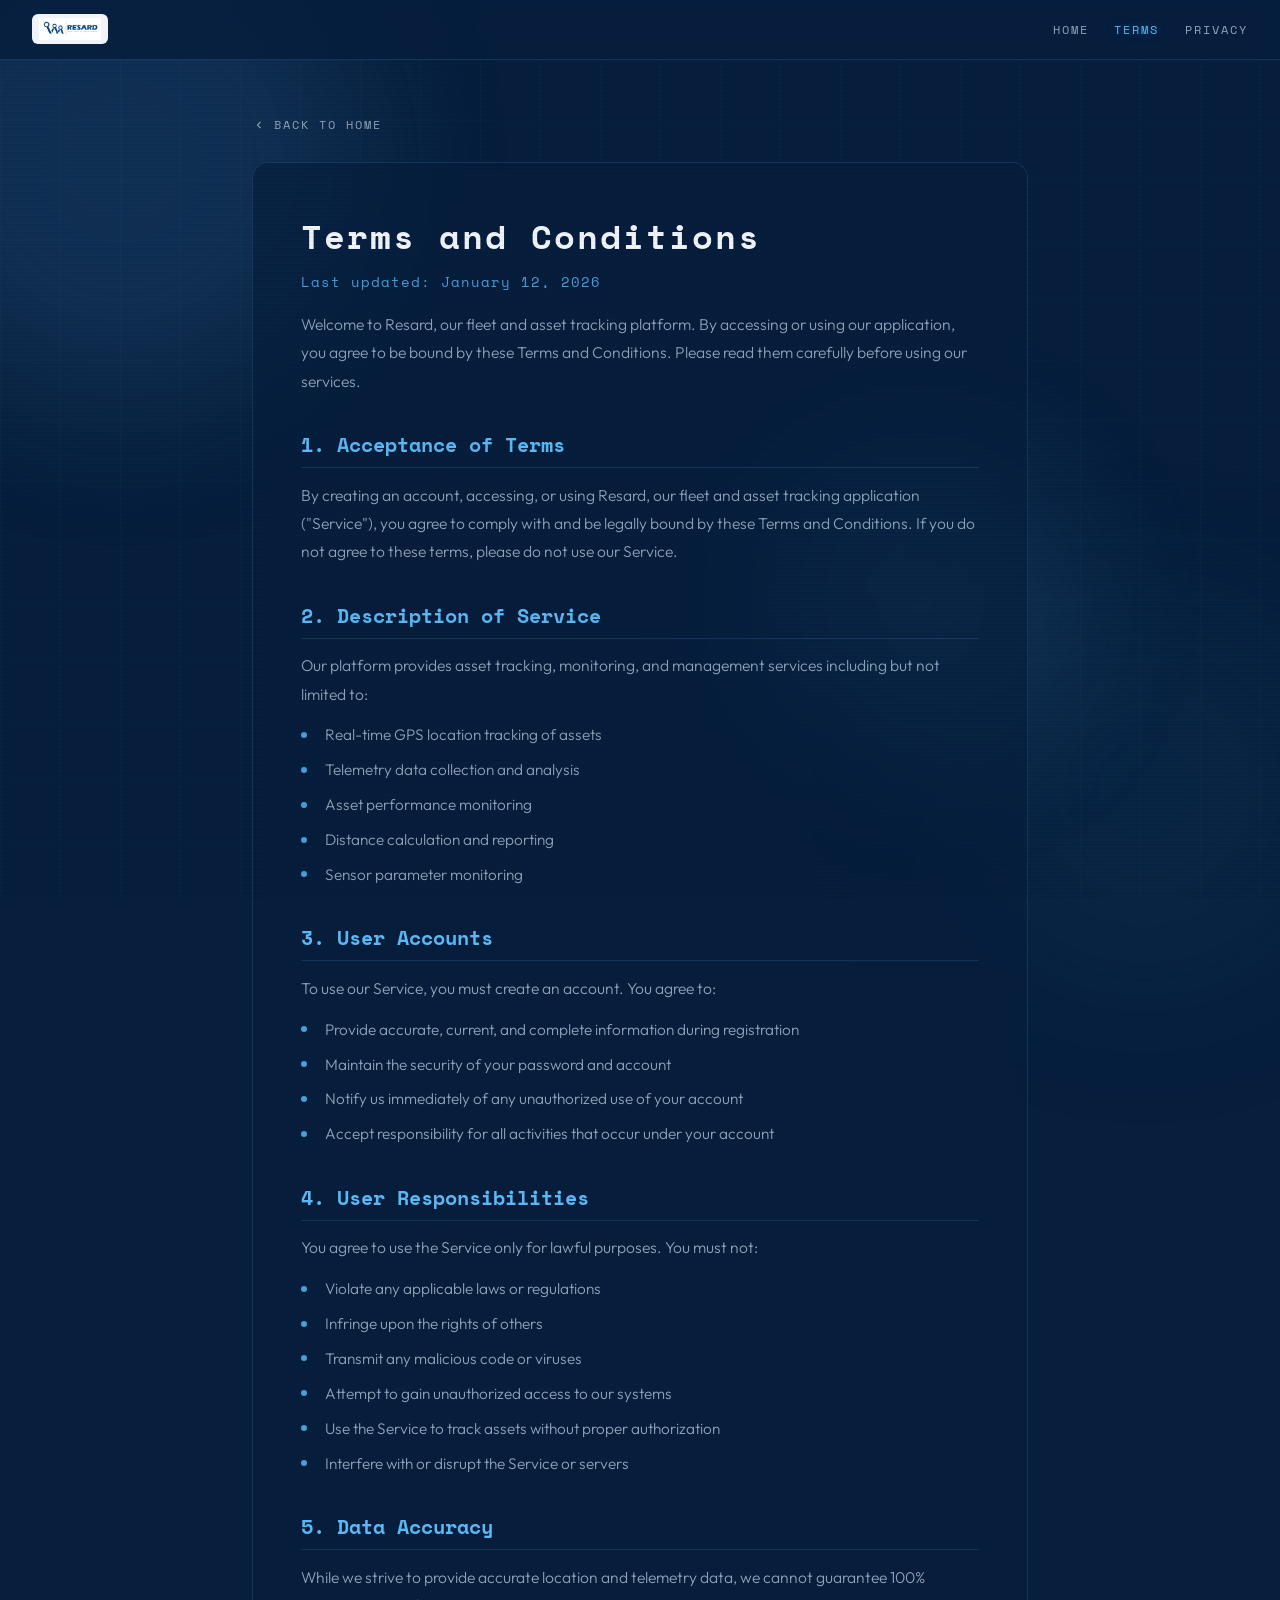
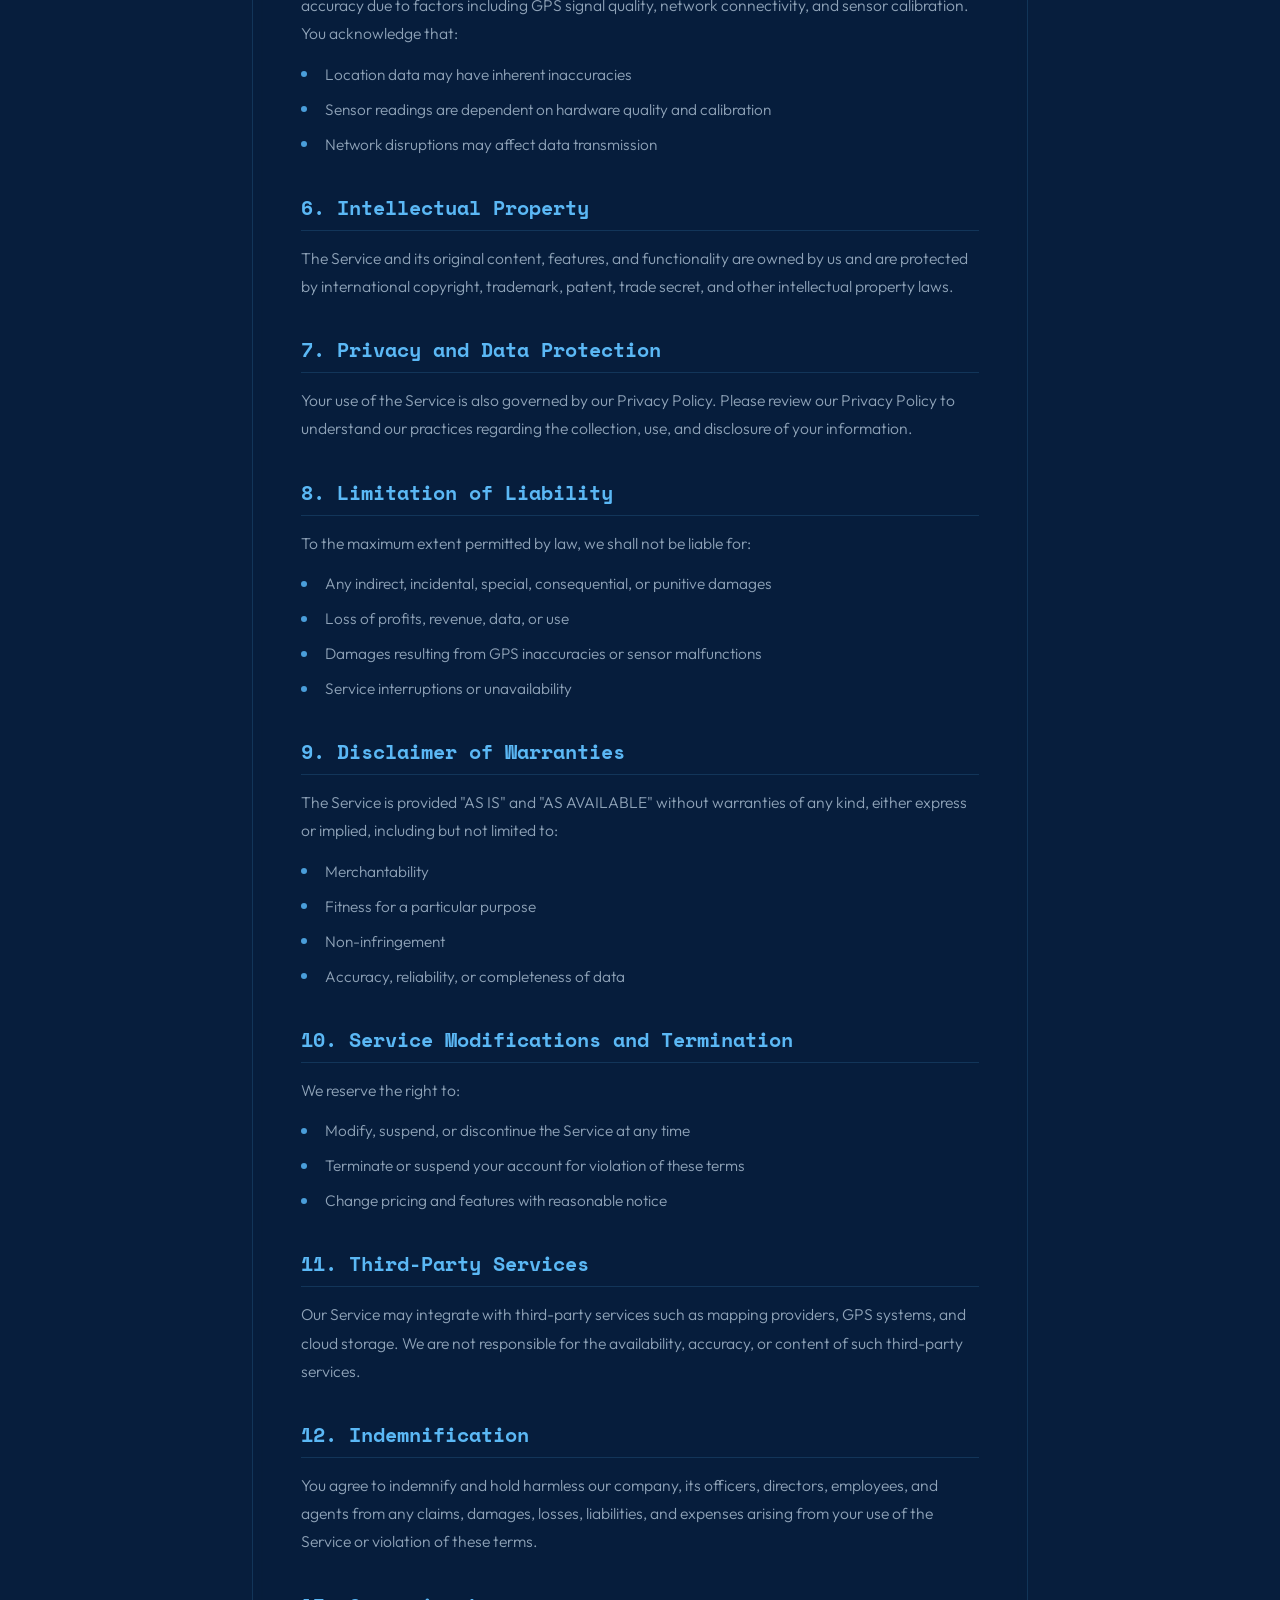
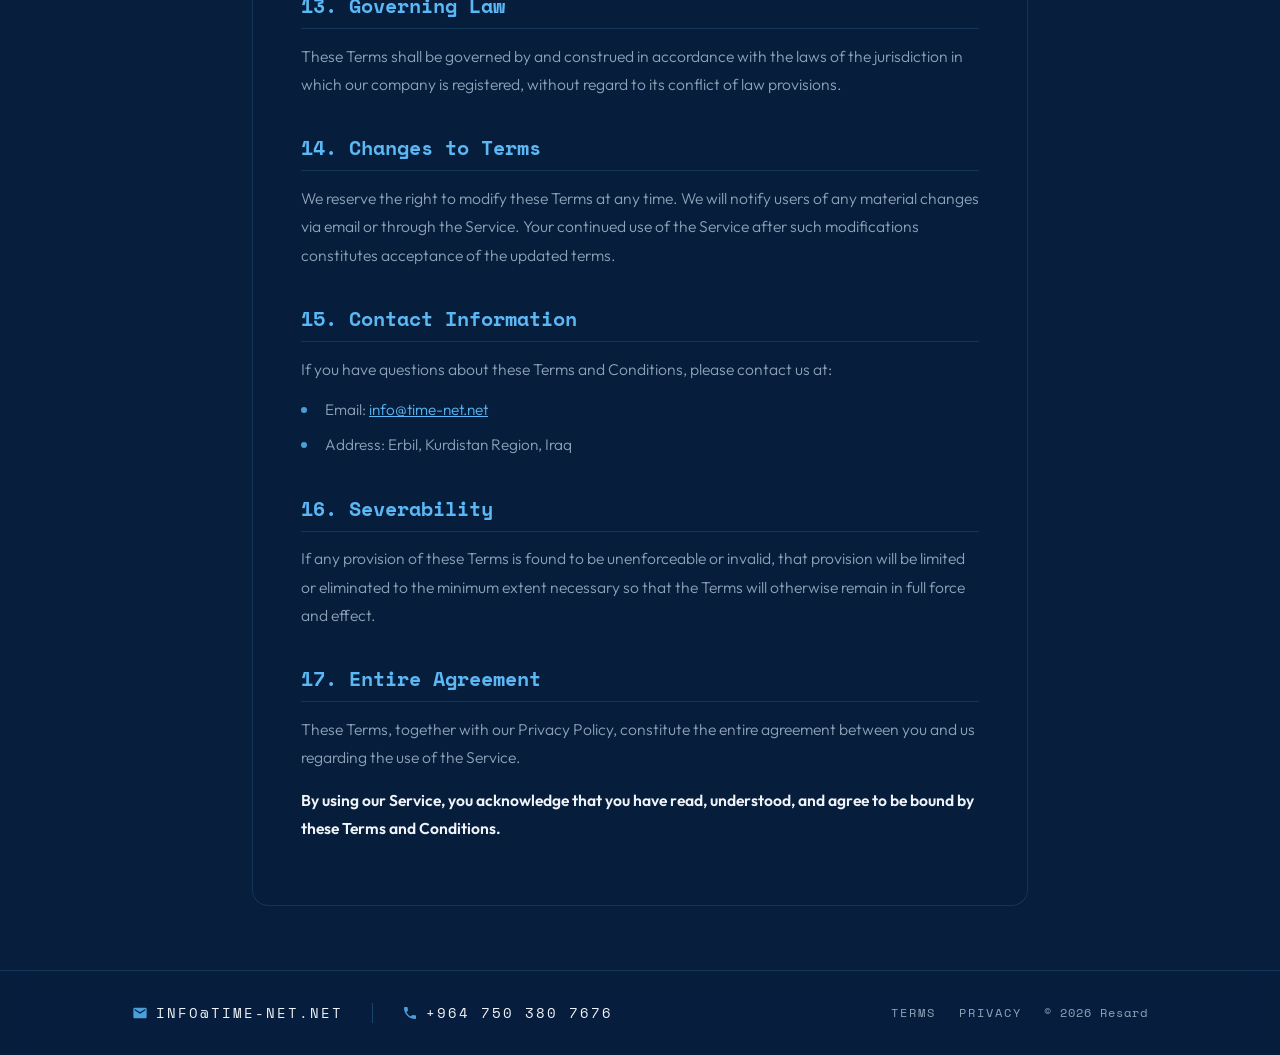
<file: terms.html>
<!DOCTYPE html>
<html lang="en">
<head>
  <meta charset="UTF-8">
  <meta name="viewport" content="width=device-width, initial-scale=1.0">
  <title>Terms &amp; Conditions — Resard</title>
  <meta name="description" content="Terms and Conditions for Resard, the fleet and asset tracking platform. Read the terms that govern your use of the service.">
  <meta name="robots" content="index, follow">
  <meta name="theme-color" content="#0a0e14">
  <link rel="canonical" href="https://resard.net/terms.html">

  <meta property="og:type" content="website">
  <meta property="og:site_name" content="Resard">
  <meta property="og:url" content="https://resard.net/terms.html">
  <meta property="og:title" content="Terms &amp; Conditions — Resard">
  <meta property="og:description" content="Terms and Conditions for Resard, the fleet and asset tracking platform.">
  <meta property="og:image" content="https://resard.net/logo.jpg">
  <meta name="twitter:card" content="summary">

  <link rel="icon" type="image/jpeg" href="logo.jpg">
  <link rel="apple-touch-icon" href="logo.jpg">

  <link rel="preconnect" href="https://fonts.googleapis.com">
  <link rel="preconnect" href="https://fonts.gstatic.com" crossorigin>
  <link href="https://fonts.googleapis.com/css2?family=Outfit:wght@300;400;500;600;700&family=Space+Mono:wght@400;700&display=swap" rel="stylesheet">
  <link rel="stylesheet" href="style.css">
</head>
<body>

<div class="grid-bg"></div>
<div class="orb orb-1"></div>
<div class="orb orb-2"></div>
<div class="orb orb-3"></div>
<div class="scanline"></div>

<header class="site-header">
  <a class="brand" href="index.html">
    <img src="logo.jpg" alt="Resard logo" width="120" height="40" decoding="async">
  </a>
  <nav class="nav" aria-label="Primary">
    <a href="index.html">Home</a>
    <a href="terms.html" class="active">Terms</a>
    <a href="privacy.html">Privacy</a>
  </nav>
</header>

<main class="legal">
  <a class="back-link" href="index.html">
    <svg viewBox="0 0 24 24"><path d="M15.4 7.4L14 6l-6 6 6 6 1.4-1.4L10.8 12z"/></svg>
    Back to home
  </a>
  <article class="legal-card">
<h1>Terms and Conditions</h1>
<p><em>Last updated: January 12, 2026</em></p>

<p>Welcome to Resard, our fleet and asset tracking platform. By accessing or using our application, you agree to be bound by these Terms and Conditions. Please read them carefully before using our services.</p>

<h2>1. Acceptance of Terms</h2>
<p>By creating an account, accessing, or using Resard, our fleet and asset tracking application ("Service"), you agree to comply with and be legally bound by these Terms and Conditions. If you do not agree to these terms, please do not use our Service.</p>

<h2>2. Description of Service</h2>
<p>Our platform provides asset tracking, monitoring, and management services including but not limited to:</p>
<ul>
    <li>Real-time GPS location tracking of assets</li>
    <li>Telemetry data collection and analysis</li>
    <li>Asset performance monitoring</li>
    <li>Distance calculation and reporting</li>
    <li>Sensor parameter monitoring</li>
</ul>

<h2>3. User Accounts</h2>
<p>To use our Service, you must create an account. You agree to:</p>
<ul>
    <li>Provide accurate, current, and complete information during registration</li>
    <li>Maintain the security of your password and account</li>
    <li>Notify us immediately of any unauthorized use of your account</li>
    <li>Accept responsibility for all activities that occur under your account</li>
</ul>

<h2>4. User Responsibilities</h2>
<p>You agree to use the Service only for lawful purposes. You must not:</p>
<ul>
    <li>Violate any applicable laws or regulations</li>
    <li>Infringe upon the rights of others</li>
    <li>Transmit any malicious code or viruses</li>
    <li>Attempt to gain unauthorized access to our systems</li>
    <li>Use the Service to track assets without proper authorization</li>
    <li>Interfere with or disrupt the Service or servers</li>
</ul>

<h2>5. Data Accuracy</h2>
<p>While we strive to provide accurate location and telemetry data, we cannot guarantee 100% accuracy due to factors including GPS signal quality, network connectivity, and sensor calibration. You acknowledge that:</p>
<ul>
    <li>Location data may have inherent inaccuracies</li>
    <li>Sensor readings are dependent on hardware quality and calibration</li>
    <li>Network disruptions may affect data transmission</li>
</ul>

<h2>6. Intellectual Property</h2>
<p>The Service and its original content, features, and functionality are owned by us and are protected by international copyright, trademark, patent, trade secret, and other intellectual property laws.</p>

<h2>7. Privacy and Data Protection</h2>
<p>Your use of the Service is also governed by our Privacy Policy. Please review our Privacy Policy to understand our practices regarding the collection, use, and disclosure of your information.</p>

<h2>8. Limitation of Liability</h2>
<p>To the maximum extent permitted by law, we shall not be liable for:</p>
<ul>
    <li>Any indirect, incidental, special, consequential, or punitive damages</li>
    <li>Loss of profits, revenue, data, or use</li>
    <li>Damages resulting from GPS inaccuracies or sensor malfunctions</li>
    <li>Service interruptions or unavailability</li>
</ul>

<h2>9. Disclaimer of Warranties</h2>
<p>The Service is provided "AS IS" and "AS AVAILABLE" without warranties of any kind, either express or implied, including but not limited to:</p>
<ul>
    <li>Merchantability</li>
    <li>Fitness for a particular purpose</li>
    <li>Non-infringement</li>
    <li>Accuracy, reliability, or completeness of data</li>
</ul>

<h2>10. Service Modifications and Termination</h2>
<p>We reserve the right to:</p>
<ul>
    <li>Modify, suspend, or discontinue the Service at any time</li>
    <li>Terminate or suspend your account for violation of these terms</li>
    <li>Change pricing and features with reasonable notice</li>
</ul>

<h2>11. Third-Party Services</h2>
<p>Our Service may integrate with third-party services such as mapping providers, GPS systems, and cloud storage. We are not responsible for the availability, accuracy, or content of such third-party services.</p>

<h2>12. Indemnification</h2>
<p>You agree to indemnify and hold harmless our company, its officers, directors, employees, and agents from any claims, damages, losses, liabilities, and expenses arising from your use of the Service or violation of these terms.</p>

<h2>13. Governing Law</h2>
<p>These Terms shall be governed by and construed in accordance with the laws of the jurisdiction in which our company is registered, without regard to its conflict of law provisions.</p>

<h2>14. Changes to Terms</h2>
<p>We reserve the right to modify these Terms at any time. We will notify users of any material changes via email or through the Service. Your continued use of the Service after such modifications constitutes acceptance of the updated terms.</p>

<h2>15. Contact Information</h2>
<p>If you have questions about these Terms and Conditions, please contact us at:</p>
<ul>
    <li>Email: <a href="mailto:info@time-net.net">info@time-net.net</a></li>
    <li>Address: Erbil, Kurdistan Region, Iraq</li>
</ul>

<h2>16. Severability</h2>
<p>If any provision of these Terms is found to be unenforceable or invalid, that provision will be limited or eliminated to the minimum extent necessary so that the Terms will otherwise remain in full force and effect.</p>

<h2>17. Entire Agreement</h2>
<p>These Terms, together with our Privacy Policy, constitute the entire agreement between you and us regarding the use of the Service.</p>

<p><strong>By using our Service, you acknowledge that you have read, understood, and agree to be bound by these Terms and Conditions.</strong></p>
  </article>
</main>

<footer class="site-footer">
  <div class="footer-inner">
    <div class="contact">
      <a href="mailto:info@time-net.net">
        <svg viewBox="0 0 24 24"><path d="M20 4H4c-1.1 0-2 .9-2 2v12c0 1.1.9 2 2 2h16c1.1 0 2-.9 2-2V6c0-1.1-.9-2-2-2zm0 4l-8 5-8-5V6l8 5 8-5v2z"/></svg>
        info@time-net.net
      </a>
      <span class="sep"></span>
      <a href="tel:+9647503807676">
        <svg viewBox="0 0 24 24"><path d="M6.62 10.79a15.05 15.05 0 006.59 6.59l2.2-2.2a1 1 0 011.01-.24c1.12.37 2.33.57 3.58.57.55 0 1 .45 1 1V20a1 1 0 01-1 1A17 17 0 013 4a1 1 0 011-1h3.5a1 1 0 011 1c0 1.25.2 2.46.57 3.58a1 1 0 01-.24 1.01l-2.2 2.2z"/></svg>
        +964 750 380 7676
      </a>
    </div>
    <div class="footer-meta">
      <a href="terms.html">Terms</a>
      <a href="privacy.html">Privacy</a>
      <span class="copy">© 2026 Resard</span>
    </div>
  </div>
</footer>

</body>
</html>
</file>
<file: style.css>
/* ===========================================================
   RESARD — shared stylesheet
   Theme carried over from the original landing page:
   navy palette, Outfit + Space Mono, animated grid / orbs / scanline
   =========================================================== */

:root {
  --navy: #0d3b66;
  --navy-deep: #071e3d;
  --navy-light: #1a5276;
  --accent: #4a9eda;
  --accent-glow: #5bb8f5;
  --white: #f0f4f8;
  --gray: #8fa3b8;
}

* { margin: 0; padding: 0; box-sizing: border-box; }

html { scroll-behavior: smooth; }

body {
  font-family: 'Outfit', sans-serif;
  background: var(--navy-deep);
  color: var(--white);
  min-height: 100vh;
  overflow-x: hidden;
  position: relative;
}

/* ---------- Animated background layers ---------- */
.grid-bg {
  position: fixed;
  inset: 0;
  background-image:
    linear-gradient(rgba(74,158,218,0.04) 1px, transparent 1px),
    linear-gradient(90deg, rgba(74,158,218,0.04) 1px, transparent 1px);
  background-size: 60px 60px;
  animation: gridShift 20s linear infinite;
  z-index: 0;
}
@keyframes gridShift {
  0% { transform: translate(0, 0); }
  100% { transform: translate(60px, 60px); }
}

.orb {
  position: fixed;
  border-radius: 50%;
  filter: blur(80px);
  opacity: 0.15;
  z-index: 0;
  animation: float 12s ease-in-out infinite;
}
.orb-1 { width: 500px; height: 500px; background: var(--accent);      top: -10%;   left: -10%; animation-delay: 0s; }
.orb-2 { width: 400px; height: 400px; background: var(--navy-light);  bottom: -10%; right: -5%; animation-delay: -4s; animation-duration: 16s; }
.orb-3 { width: 300px; height: 300px; background: var(--accent-glow); top: 50%;    left: 60%;  animation-delay: -8s; animation-duration: 14s; }
@keyframes float {
  0%, 100% { transform: translate(0, 0) scale(1); }
  33% { transform: translate(30px, -20px) scale(1.05); }
  66% { transform: translate(-20px, 15px) scale(0.95); }
}

.scanline {
  position: fixed;
  inset: 0;
  z-index: 3;
  pointer-events: none;
  background: repeating-linear-gradient(
    0deg, transparent, transparent 2px,
    rgba(0,0,0,0.03) 2px, rgba(0,0,0,0.03) 4px);
}

/* ---------- Header / nav ---------- */
.site-header {
  position: sticky;
  top: 0;
  z-index: 20;
  display: flex;
  align-items: center;
  justify-content: space-between;
  gap: 1.5rem;
  padding: 0.9rem 2rem;
  background: rgba(7,30,61,0.82);
  backdrop-filter: blur(12px);
  -webkit-backdrop-filter: blur(12px);
  border-bottom: 1px solid rgba(74,158,218,0.18);
}
.site-header .brand { display: inline-flex; align-items: center; gap: 0.7rem; text-decoration: none; }
.site-header .brand img {
  height: 30px; width: auto; display: block;
  background: var(--white); border-radius: 6px; padding: 4px 7px;
}
.nav { display: flex; align-items: center; gap: 1.6rem; }
.nav a {
  font-family: 'Space Mono', monospace;
  font-size: 0.78rem;
  letter-spacing: 2px;
  text-transform: uppercase;
  color: var(--gray);
  text-decoration: none;
  transition: color 0.25s, text-shadow 0.25s;
}
.nav a:hover, .nav a.active { color: var(--accent-glow); text-shadow: 0 0 12px rgba(91,184,245,0.3); }

/* ---------- Hero (home) ---------- */
.hero {
  position: relative;
  z-index: 1;
  min-height: calc(100vh - 52px);
  display: flex;
  flex-direction: column;
  align-items: center;
  justify-content: center;
  text-align: center;
  padding: 4rem 2rem 5rem;
  max-width: 820px;
  margin: 0 auto;
  animation: fadeUp 1s ease-out both;
}
@keyframes fadeUp {
  from { opacity: 0; transform: translateY(40px); }
  to   { opacity: 1; transform: translateY(0); }
}

.logo-wrapper { margin-bottom: 2.5rem; animation: fadeUp 1s ease-out 0.2s both; }
.logo-wrapper img {
  max-width: 480px; width: 100%;
  border-radius: 12px;
  transition: transform 0.3s;
  display: block;
}
.logo-wrapper img:hover { transform: scale(1.02); }

.divider {
  width: 60px; height: 2px;
  background: linear-gradient(90deg, transparent, var(--accent), transparent);
  margin: 0 auto 2.3rem;
  animation: fadeUp 1s ease-out 0.4s both;
}

.hero h1 {
  font-family: 'Space Mono', monospace;
  font-size: clamp(1.3rem, 3.4vw, 1.9rem);
  font-weight: 700;
  letter-spacing: 4px;
  text-transform: uppercase;
  color: var(--white);
  line-height: 1.5;
  margin-bottom: 1.4rem;
  animation: fadeUp 1s ease-out 0.5s both;
}
.hero h1 .accent { color: var(--accent); }

.tagline {
  font-size: clamp(1rem, 2.2vw, 1.2rem);
  font-weight: 300;
  color: var(--gray);
  line-height: 1.85;
  max-width: 640px;
  margin: 0 auto 2.6rem;
  animation: fadeUp 1s ease-out 0.65s both;
}

.cta-row {
  display: flex; flex-wrap: wrap; gap: 1rem;
  justify-content: center;
  animation: fadeUp 1s ease-out 0.8s both;
}
.btn {
  font-family: 'Space Mono', monospace;
  font-size: 0.8rem; letter-spacing: 2px; text-transform: uppercase;
  text-decoration: none;
  padding: 0.85rem 1.6rem;
  border-radius: 8px;
  transition: transform 0.25s, box-shadow 0.25s, background 0.25s, color 0.25s;
}
.btn-primary {
  background: var(--accent); color: var(--navy-deep); font-weight: 700;
  box-shadow: 0 6px 24px rgba(74,158,218,0.25);
}
.btn-primary:hover { transform: translateY(-2px); box-shadow: 0 10px 30px rgba(74,158,218,0.4); }
.btn-ghost {
  border: 1px solid rgba(74,158,218,0.45); color: var(--white);
}
.btn-ghost:hover { border-color: var(--accent-glow); color: var(--accent-glow); transform: translateY(-2px); }

/* ---------- Features (home) ---------- */
.section {
  position: relative;
  z-index: 1;
  max-width: 1080px;
  margin: 0 auto;
  padding: 1rem 2rem 5rem;
}
.section-eyebrow {
  font-family: 'Space Mono', monospace;
  font-size: 0.75rem; letter-spacing: 4px; text-transform: uppercase;
  color: var(--accent); text-align: center; margin-bottom: 0.8rem;
}
.section-title {
  font-family: 'Space Mono', monospace;
  font-size: clamp(1.2rem, 2.6vw, 1.6rem);
  font-weight: 700; letter-spacing: 2px;
  text-align: center; color: var(--white); margin-bottom: 2.6rem;
}
.cards {
  display: grid;
  grid-template-columns: repeat(auto-fit, minmax(230px, 1fr));
  gap: 1.2rem;
}
.card {
  background: rgba(13,59,102,0.32);
  border: 1px solid rgba(74,158,218,0.18);
  border-radius: 14px;
  padding: 1.7rem 1.5rem;
  transition: transform 0.3s, border-color 0.3s, box-shadow 0.3s;
}
.card:hover {
  transform: translateY(-4px);
  border-color: rgba(74,158,218,0.5);
  box-shadow: 0 14px 34px rgba(0,0,0,0.25);
}
.card .icon {
  width: 42px; height: 42px; margin-bottom: 1rem;
  display: inline-flex; align-items: center; justify-content: center;
  border-radius: 10px; background: rgba(74,158,218,0.12);
}
.card .icon svg { width: 22px; height: 22px; fill: var(--accent); }
.card h3 {
  font-family: 'Outfit', sans-serif; font-weight: 600;
  font-size: 1.05rem; color: var(--white); margin-bottom: 0.5rem;
}
.card p { font-size: 0.92rem; font-weight: 300; color: var(--gray); line-height: 1.65; }

/* ---------- Legal pages ---------- */
.legal {
  position: relative;
  z-index: 1;
  max-width: 840px;
  margin: 0 auto;
  padding: 3.5rem 2rem 4rem;
}
.legal-card {
  background: rgba(7,30,61,0.62);
  border: 1px solid rgba(74,158,218,0.18);
  border-radius: 16px;
  padding: clamp(1.6rem, 4vw, 3rem);
  backdrop-filter: blur(6px);
  -webkit-backdrop-filter: blur(6px);
}
.back-link {
  display: inline-flex; align-items: center; gap: 8px;
  font-family: 'Space Mono', monospace; font-size: 0.75rem;
  letter-spacing: 2px; text-transform: uppercase;
  color: var(--gray); text-decoration: none; margin-bottom: 1.8rem;
  transition: color 0.25s;
}
.back-link:hover { color: var(--accent-glow); }
.back-link svg { width: 14px; height: 14px; fill: currentColor; }

.legal-card h1 {
  font-family: 'Space Mono', monospace;
  font-size: clamp(1.5rem, 4vw, 2.1rem);
  font-weight: 700; letter-spacing: 2px; color: var(--white);
  margin-bottom: 0.4rem;
}
.legal-card > p em,
.legal-card em { color: var(--accent); font-style: normal; font-size: 0.85rem;
  font-family: 'Space Mono', monospace; letter-spacing: 1px; }
.legal-card h2 {
  font-family: 'Space Mono', monospace;
  font-size: clamp(1.05rem, 2.4vw, 1.25rem);
  font-weight: 700; color: var(--accent-glow);
  margin: 2.2rem 0 0.8rem;
  padding-bottom: 0.5rem;
  border-bottom: 1px solid rgba(74,158,218,0.18);
}
.legal-card h3 {
  font-family: 'Outfit', sans-serif; font-weight: 600;
  font-size: 1.05rem; color: var(--white); margin: 1.4rem 0 0.5rem;
}
.legal-card p {
  font-weight: 300; color: var(--gray);
  line-height: 1.8; margin-bottom: 0.9rem; font-size: 0.98rem;
}
.legal-card ul { list-style: none; margin: 0 0 1rem; padding: 0; }
.legal-card li {
  position: relative;
  padding-left: 1.5rem; margin-bottom: 0.55rem;
  font-weight: 300; color: var(--gray); line-height: 1.7; font-size: 0.96rem;
}
.legal-card li::before {
  content: ''; position: absolute; left: 0; top: 0.62em;
  width: 6px; height: 6px; border-radius: 50%;
  background: var(--accent);
}
.legal-card strong { color: var(--white); font-weight: 600; }
.legal-card a { color: var(--accent-glow); }

/* ---------- Footer / contact ---------- */
.site-footer {
  position: relative;
  z-index: 2;
  border-top: 1px solid rgba(74,158,218,0.2);
  background: rgba(7,30,61,0.92);
  backdrop-filter: blur(12px);
  -webkit-backdrop-filter: blur(12px);
}
.footer-inner {
  max-width: 1080px; margin: 0 auto;
  padding: 2rem;
  display: flex; flex-wrap: wrap; align-items: center; justify-content: space-between;
  gap: 1.5rem;
}
.contact { display: flex; flex-wrap: wrap; align-items: center; gap: 1.8rem; }
.contact a {
  font-family: 'Space Mono', monospace;
  font-size: 0.85rem; letter-spacing: 2px; text-transform: uppercase;
  color: var(--white); text-decoration: none;
  display: inline-flex; align-items: center; gap: 8px;
  transition: color 0.3s, text-shadow 0.3s;
}
.contact a svg { width: 16px; height: 16px; fill: var(--accent); flex-shrink: 0; }
.contact a:hover { color: var(--accent-glow); text-shadow: 0 0 12px rgba(91,184,245,0.3); }
.contact .sep { width: 1px; height: 20px; background: rgba(74,158,218,0.3); }

.footer-meta { display: flex; flex-wrap: wrap; align-items: center; gap: 1.4rem; }
.footer-meta a {
  font-family: 'Space Mono', monospace; font-size: 0.75rem;
  letter-spacing: 2px; text-transform: uppercase;
  color: var(--gray); text-decoration: none; transition: color 0.25s;
}
.footer-meta a:hover { color: var(--accent-glow); }
.footer-meta .copy { font-family: 'Space Mono', monospace; font-size: 0.72rem; color: var(--gray); letter-spacing: 1px; }

/* ---------- Responsive ---------- */
@media (max-width: 720px) {
  .nav { gap: 1rem; }
  .nav a { font-size: 0.68rem; letter-spacing: 1px; }
  .site-header { padding: 0.8rem 1.1rem; }
  .footer-inner { flex-direction: column; align-items: flex-start; }
  .contact { gap: 1rem; }
  .contact .sep { display: none; }
}
@media (max-width: 600px) {
  .logo-wrapper img { max-width: 280px; }
  .site-header .brand span { display: none; }
}
</file>
